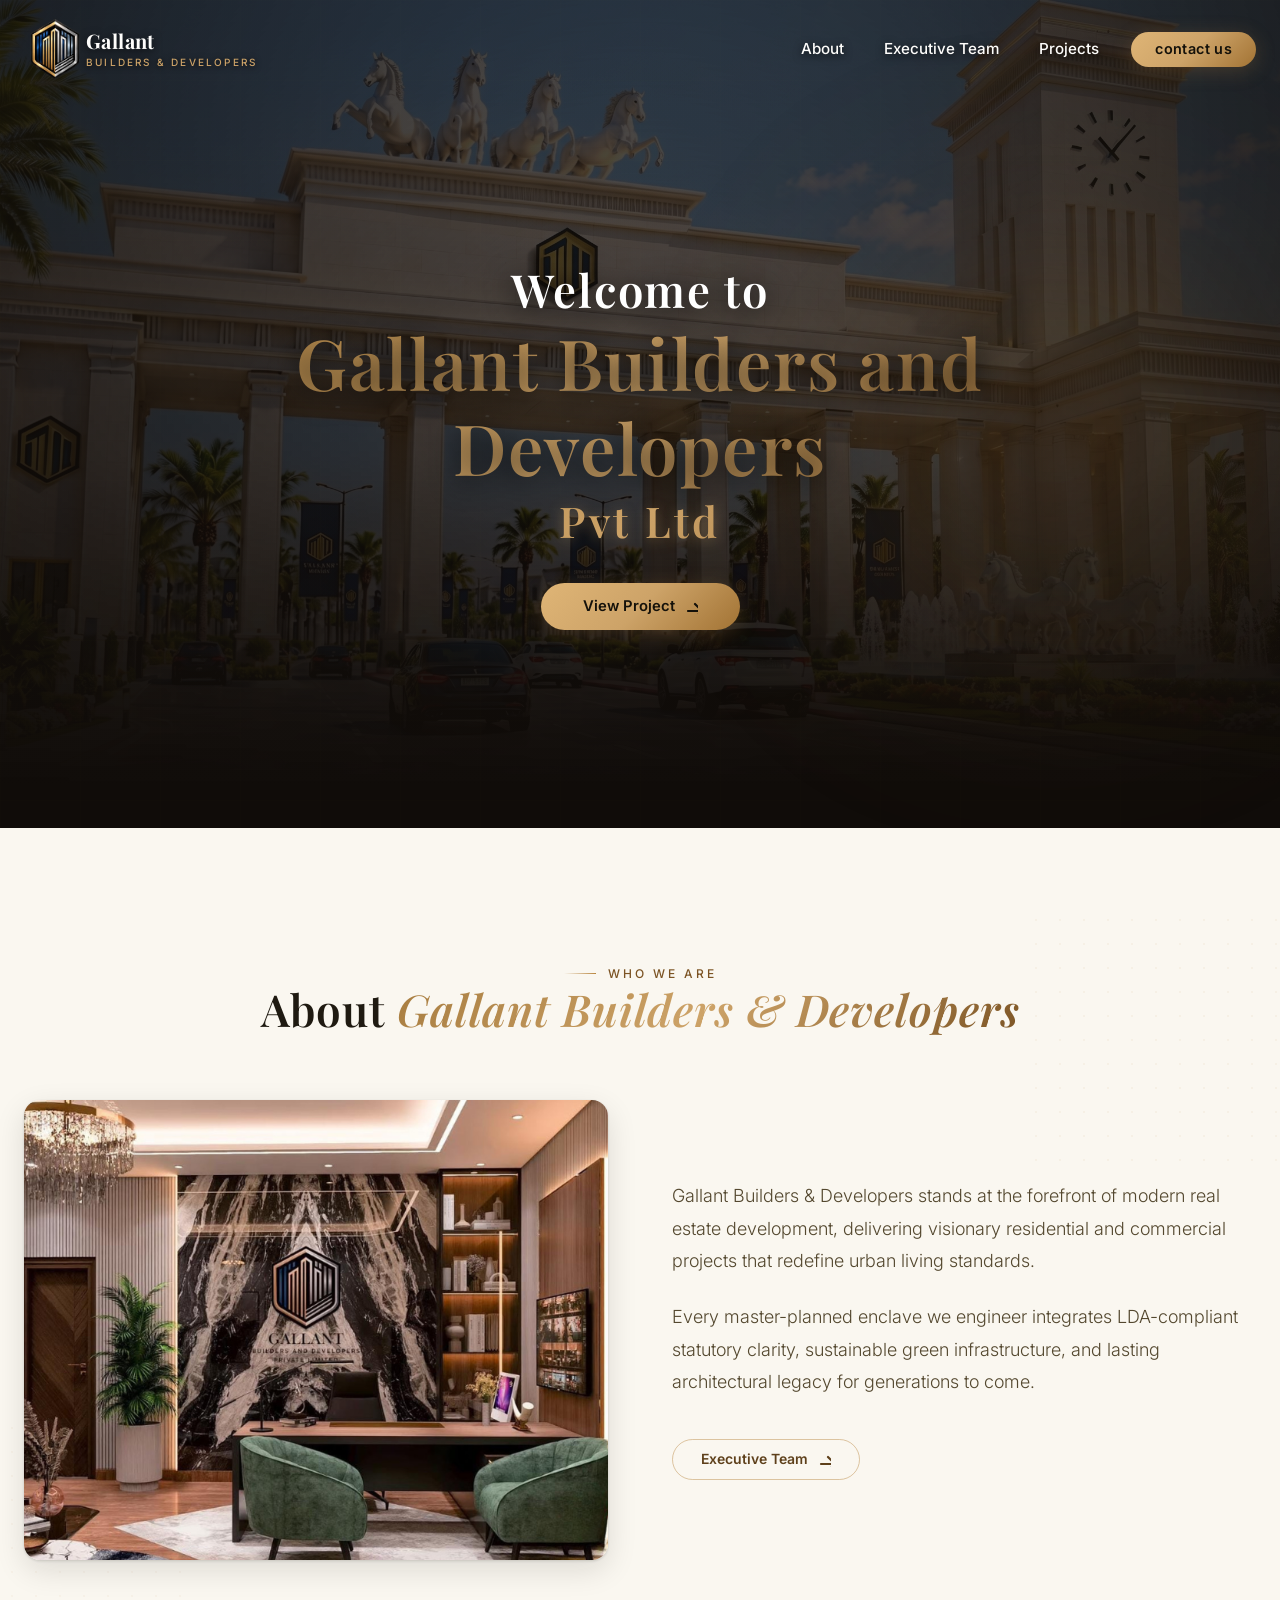
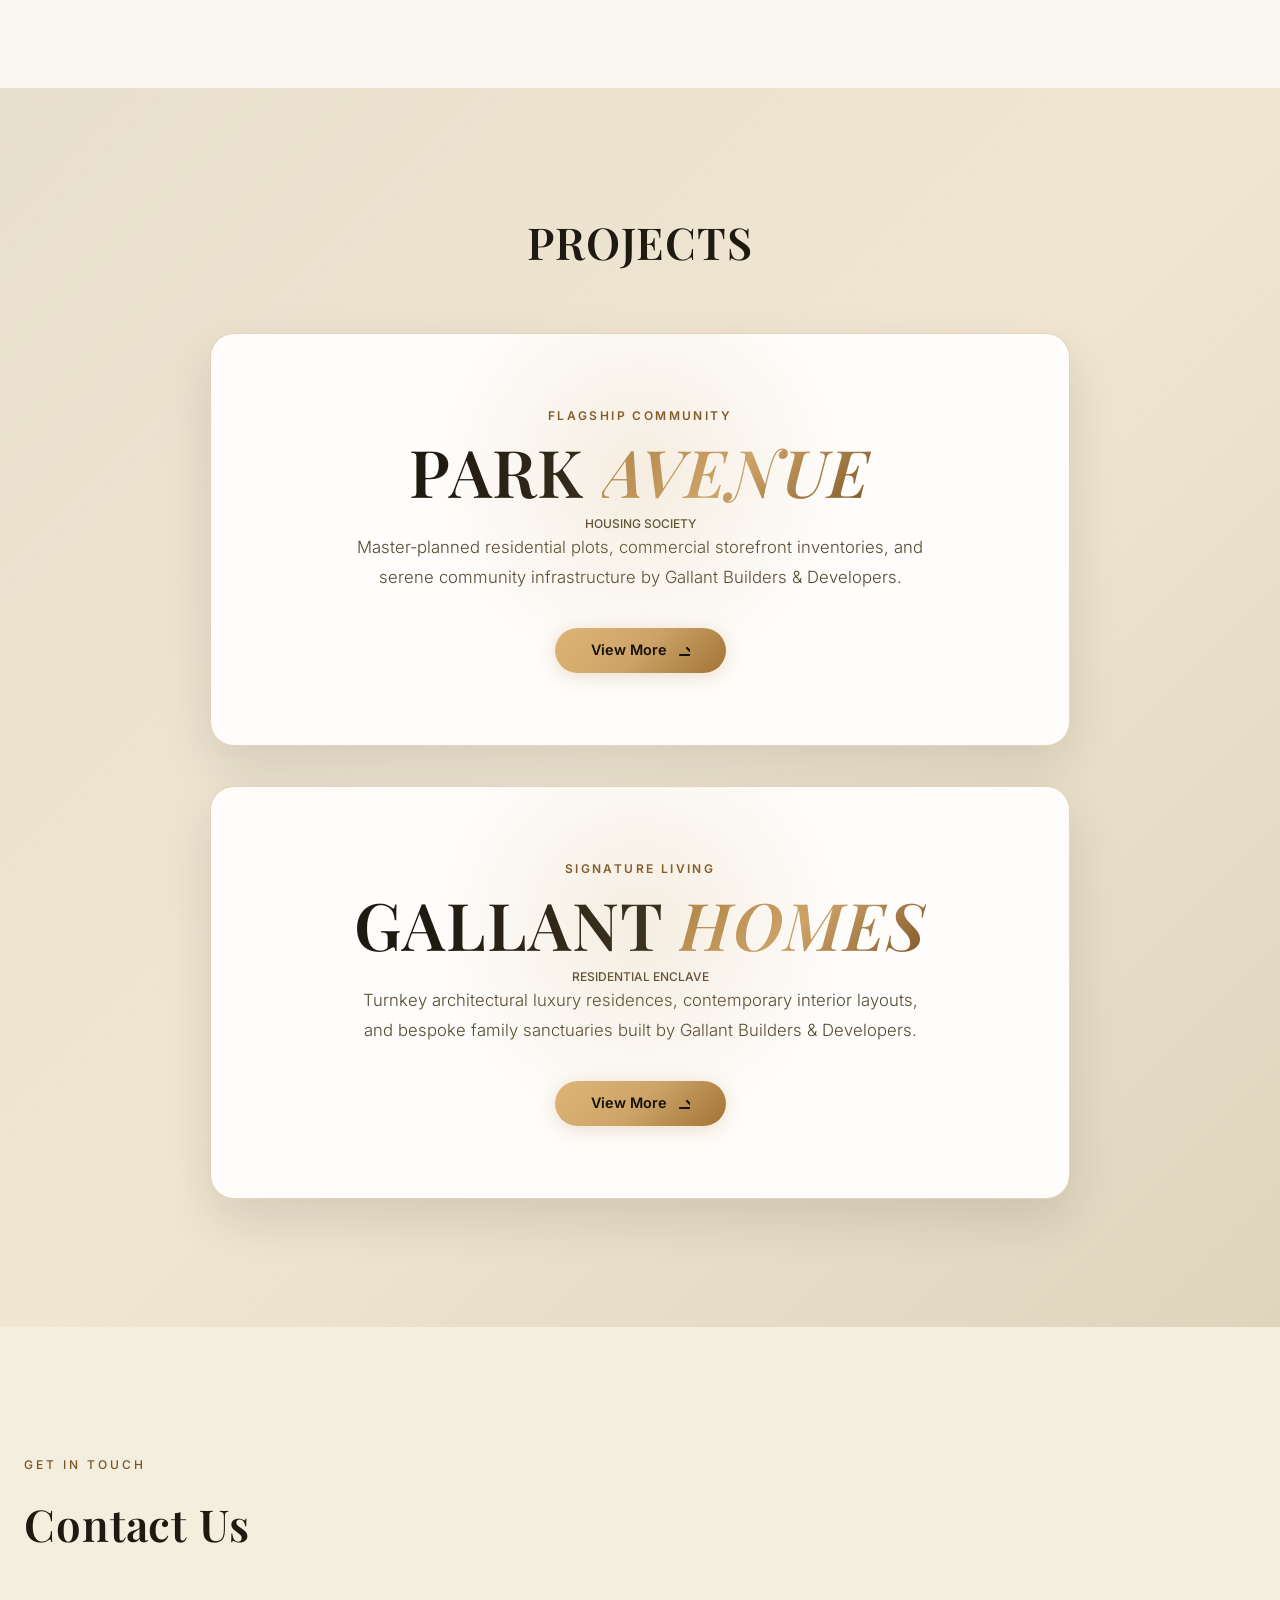
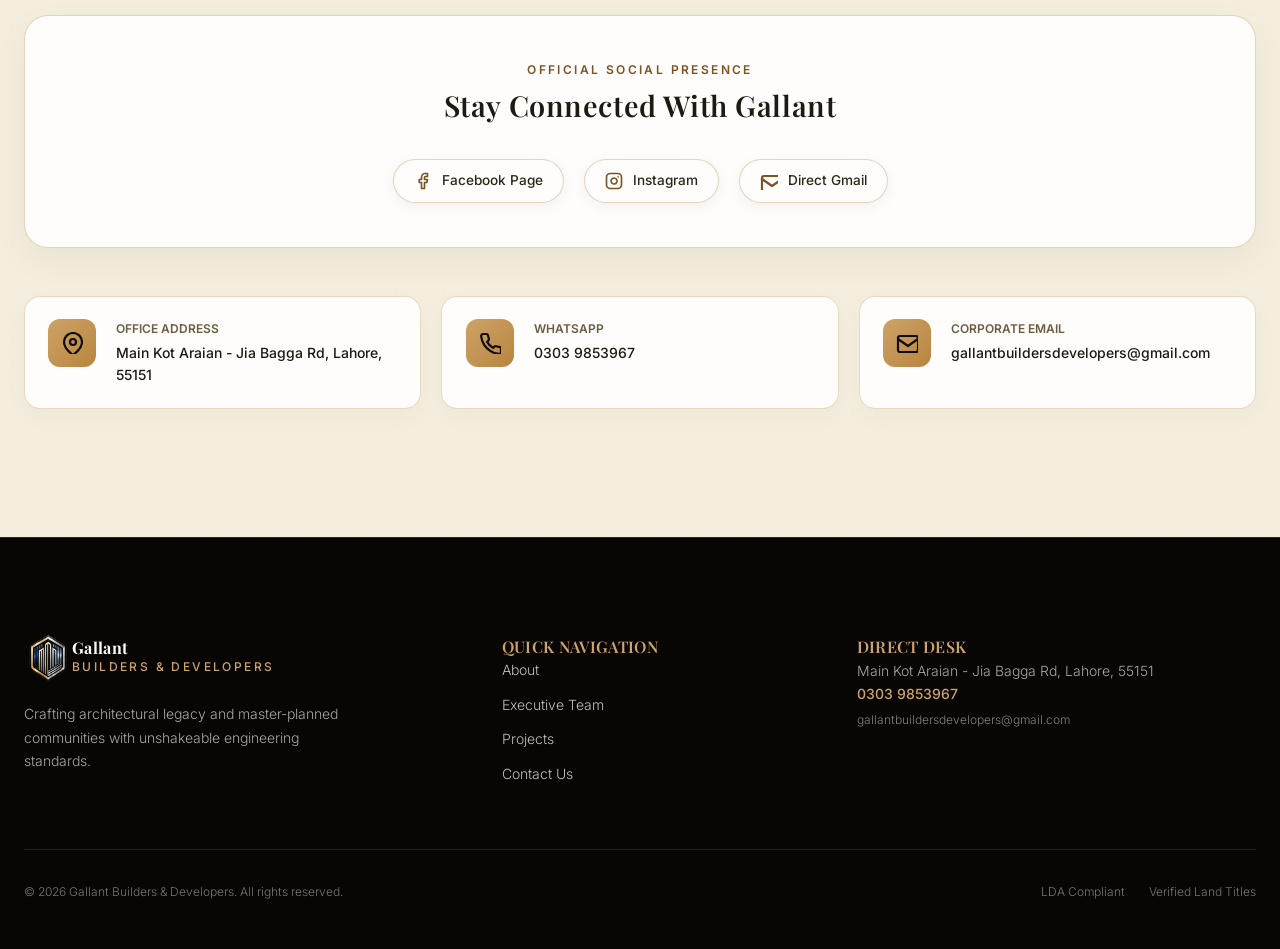
<file: index.html>
<!doctype html>
<html lang="en">

<head>
  <meta charset="UTF-8" />
  <meta name="viewport" content="width=device-width, initial-scale=1.0, viewport-fit=cover" />
  <title>Gallant Builders & Developers — Master Portfolio & Project Listings</title>
  <link rel="icon" type="image/png" sizes="32x32" href="gallant-logo-hero.png" />
  <link rel="apple-touch-icon" href="gallant-logo-hero.png" />
  <link rel="preconnect" href="https://fonts.googleapis.com" />
  <link rel="preconnect" href="https://fonts.gstatic.com" crossorigin />
  <link href="https://fonts.googleapis.com/css2?family=Inter:wght@300;400;500;600;700&family=Playfair+Display:wght@500;600;700&display=swap" rel="stylesheet" />
  <style>
    /* ===== RESET & CORE ===== */
    *, *::before, *::after { margin: 0; padding: 0; box-sizing: border-box; }
    html { scroll-behavior: smooth; -webkit-font-smoothing: antialiased; -moz-osx-font-smoothing: grayscale; }
    body { font-family: 'Inter', system-ui, -apple-system, sans-serif; background: #faf7f0; color: #1e1813; overflow-x: hidden; font-weight: 300; line-height: 1.6; }
    ::selection { background: rgba(184, 133, 62, .25); color: #14110a; }
    a { color: inherit; text-decoration: none; }
    button { font-family: inherit; cursor: pointer; border: none; background: none; }
    img { display: block; max-width: 100%; transition: opacity 0.3s ease; }
    section { scroll-margin-top: 80px; }

    /* ===== TYPOGRAPHY & GRADIENTS ===== */
    .font-heading { font-family: 'Playfair Display', serif; font-weight: 600; letter-spacing: 0.02em; }
    .text-bronze-gradient { background: linear-gradient(135deg, #a77c3f, #cda368 50%, #7c5424); -webkit-background-clip: text; background-clip: text; -webkit-text-fill-color: transparent; }
    .max-w-7xl { max-width: 1280px; }
    .mx-auto { margin-left: auto; margin-right: auto; }
    .px-6 { padding-left: 1.5rem; padding-right: 1.5rem; }
    .text-center { text-align: center; }
    .text-lg { font-size: 1.125rem; }
    .text-xl { font-size: 1.25rem; }
    .text-2xl { font-size: 1.5rem; }
    .text-3xl { font-size: 2.25rem; }
    .text-4xl { font-size: 2.85rem; }
    .text-sm { font-size: .875rem; }
    .text-xs { font-size: .75rem; }
    .font-bold { font-weight: 700; }
    .font-semibold { font-weight: 600; }
    .font-medium { font-weight: 500; }
    .font-light { font-weight: 300; }
    .italic { font-style: italic; }
    .uppercase { text-transform: uppercase; }
    .block { display: block; }
    .inline-block { display: inline-block; }
    .inline-flex { display: inline-flex; }
    .flex { display: flex; }
    .grid { display: grid; }
    .items-center { align-items: center; }
    .justify-between { justify-content: space-between; }
    .justify-center { justify-content: center; }
    .gap-2 { gap: .5rem; }
    .gap-4 { gap: 1rem; }
    .gap-6 { gap: 1.5rem; }
    .gap-8 { gap: 2rem; }
    .relative { position: relative; }
    .fixed { position: fixed; }
    .overflow-hidden { overflow: hidden; }
    .w-full { width: 100%; }
    .h-full { height: 100%; }
    .object-cover { object-fit: cover; }
    .hidden { display: none !important; }

    /* ===== COLOR TOKENS ===== */
    .text-ink-900 { color: #1f1a11; }
    .text-ink-800 { color: #2e2719; }
    .text-ink-600 { color: #54482f; }
    .text-ink-500 { color: #6b5d42; }
    .text-bronze-300 { color: #cda368; }
    .text-bronze-400 { color: #b8853e; }
    .text-bronze-600 { color: #7c5424; }
    .text-cream-50 { color: #fefdfb; }

    /* ===== CARDS & BUTTONS ===== */
    .card-depth { transition: transform .5s cubic-bezier(.22, 1, .36, 1), box-shadow .5s cubic-bezier(.22, 1, .36, 1), border-color .4s ease; }
    .card-depth:hover { transform: translateY(-6px); box-shadow: 0 16px 40px rgba(30, 24, 19, .12); border-color: rgba(184,133,62,.5); }
    .image-3d { box-shadow: 0 1px 3px rgba(20, 17, 10, .15), 0 10px 30px rgba(20, 17, 10, .12); }

    .btn-bronze { background: linear-gradient(135deg, #dfb576, #cda368 50%, #a27334); color: #14110a; font-weight: 600; transition: all .4s ease; position: relative; overflow: hidden; box-shadow: 0 4px 20px rgba(184, 133, 62, .25); display: inline-flex; align-items: center; justify-content: center; gap: 8px; line-height: 1; vertical-align: middle; }
    .btn-bronze:hover { box-shadow: 0 6px 25px rgba(184, 133, 62, .4); transform: translateY(-2px); }
    .btn-outline { border: 1.5px solid rgba(184, 133, 62, .45); color: #5e401b; font-weight: 600; transition: all .4s ease; display: inline-flex; align-items: center; justify-content: center; gap: 8px; line-height: 1; vertical-align: middle; }
    .btn-outline:hover { border-color: #b8853e; background: rgba(184, 133, 62, .12); color: #3d2810; transform: translateY(-2px); }

    .section-label { display: inline-flex; align-items: center; gap: 12px; font-family: 'Inter', sans-serif; letter-spacing: .25em; font-weight: 500; }
    .section-label::before { content: ''; width: 32px; height: 1px; background: linear-gradient(90deg, transparent, #b8853e); }
    .grid-overlay { background-image: linear-gradient(rgba(184, 133, 62, .03) 1px, transparent 1px), linear-gradient(90deg, rgba(184, 133, 62, .03) 1px, transparent 1px); background-size: 80px 80px; }
    .dot-pattern { background-image: radial-gradient(rgba(184, 133, 62, .12) 1px, transparent 1px); background-size: 24px 24px; }
    .row-num-badge { display: inline-flex; align-items: center; justify-content: center; width: 36px; height: 36px; border-radius: 9999px; background: rgba(184, 133, 62, 0.15); color: #7c5424; font-weight: 600; font-size: 0.875rem; margin-right: 0.75rem; }

    /* ===== PASSPORT MESSAGE CARDS ===== */
    .msg-layout-row {
      display: flex;
      flex-direction: column;
      gap: 2.5rem;
      align-items: center;
      background: #fefdfb;
      border: 1.5px solid rgba(184, 133, 62, 0.28);
      border-radius: 1.25rem;
      padding: 3rem 2.5rem;
      box-shadow: 0 12px 35px rgba(30, 24, 19, 0.05);
      transition: transform .4s cubic-bezier(.22, 1, .36, 1), border-color .4s ease, box-shadow .4s ease;
    }
    .msg-layout-row:hover {
      transform: translateY(-4px);
      border-color: rgba(184, 133, 62, 0.55);
      box-shadow: 0 18px 45px rgba(30, 24, 19, 0.1);
    }
    .passport-photo-box {
      width: 250px;
      height: 310px;
      border-radius: 14px;
      overflow: hidden;
      flex-shrink: 0;
      border: 2px solid rgba(184, 133, 62, 0.35);
      box-shadow: 0 8px 25px rgba(30,24,19,.12);
      position: relative;
      background: #f0ebe1;
    }
    .passport-photo-box img {
      width: 100%;
      height: 100%;
      object-fit: cover;
      object-position: center top;
      transition: transform .5s cubic-bezier(.22, 1, .36, 1);
    }
    .msg-layout-row:hover .passport-photo-box img { transform: scale(1.03); }

    @media(min-width: 850px) {
      .msg-layout-row { flex-direction: row; align-items: flex-start; }
    }

    /* ===== SOCIAL CHIPS & CONTACT WIDGETS ===== */
    .social-chip-light {
      display: inline-flex;
      align-items: center;
      gap: 10px;
      padding: 10px 20px;
      border-radius: 9999px;
      background: #fefdfb;
      border: 1.5px solid rgba(184, 133, 62, 0.35);
      color: #2e2719;
      font-size: 0.85rem;
      font-weight: 500;
      transition: all 0.4s cubic-bezier(.22, 1, .36, 1);
      box-shadow: 0 4px 15px rgba(30, 24, 19, 0.05);
    }
    .social-chip-light:hover {
      transform: translateY(-3px);
      background: rgba(184, 133, 62, 0.12);
      border-color: #b8853e;
      box-shadow: 0 10px 25px rgba(184, 133, 62, 0.2);
      color: #5e401b;
    }

    .interactive-widget {
      background: #fefdfb; border-radius: 1rem; padding: 1.35rem 1.45rem; border: 1px solid rgba(184,133,62,.3); display: flex; align-items: flex-start; gap: 1.25rem; box-shadow: 0 8px 25px rgba(30,24,19,.03); transition: all 0.35s cubic-bezier(.22, 1, .36, 1); text-decoration: none; color: inherit; width: 100%; box-sizing: border-box;
    }
    .interactive-widget:hover {
      transform: translateY(-4px);
      border-color: #b8853e;
      box-shadow: 0 14px 35px rgba(184,133,62,.15);
      background: #fffdf9;
    }

    #contact-info { display: grid; grid-template-columns: repeat(3, 1fr); gap: 1.25rem; width: 100%; }
    @media (max-width: 980px) {
      #contact-info { grid-template-columns: 1fr; max-width: 580px; margin-left: auto; margin-right: auto; }
    }
    @media (max-width: 640px) {
      #contact-info { display: flex; flex-direction: row; justify-content: center; align-items: center; gap: 1rem; flex-wrap: wrap; margin: 0 auto; }
      .interactive-widget { width: 56px; height: 56px; padding: 0; border-radius: 9999px; justify-content: center; align-items: center; box-shadow: 0 6px 20px rgba(184,133,62,.2); }
      .interactive-widget > div:nth-child(2) { display: none !important; }
      .interactive-widget > div:first-child { width: 100% !important; height: 100% !important; border-radius: 9999px !important; }
    }

    /* ===== EMBLEM & ANIMATIONS ===== */
    @keyframes subtleLogoFloatPulse {
      0%, 100% { transform: translateY(0px) scale(1); filter: drop-shadow(0 12px 26px rgba(124, 84, 36, 0.18)) drop-shadow(0 -3px 10px rgba(254, 253, 251, 0.95)); }
      50% { transform: translateY(-6px) scale(1.03); filter: drop-shadow(0 18px 36px rgba(124, 84, 36, 0.26)) drop-shadow(0 -5px 12px rgba(254, 253, 251, 1)); }
    }
    .gallant-surface-emblem {
      width: clamp(4.5rem, 14vw, 7.625rem); height: clamp(4.5rem, 14vw, 7.625rem); border-radius: 50%; margin: 0 auto 1.5rem; display: flex; align-items: center; justify-content: center; background: #faf7f0; box-shadow: inset 0 2px 6px rgba(184, 133, 62, 0.22), inset 0 -2px 6px rgba(254, 253, 251, 0.92), 8px 14px 34px rgba(30, 24, 19, 0.09), -8px -8px 24px rgba(254, 253, 251, 0.88); border: 1.5px solid rgba(184, 133, 62, 0.28); animation: subtleLogoFloatPulse 5s ease-in-out infinite;
    }
    .gallant-surface-emblem img { width: clamp(2.75rem, 8vw, 4.375rem); height: clamp(2.75rem, 8vw, 4.375rem); object-fit: contain; opacity: 0.92; transition: opacity 0.4s ease; }
    .gallant-surface-emblem:hover img { opacity: 1; }

    @keyframes heroFadeSlideUp {
      0% { opacity: 0; transform: translateY(28px); }
      100% { opacity: 1; transform: translateY(0); }
    }
    .hero-stagger-1 { opacity: 0; animation: heroFadeSlideUp 1.2s cubic-bezier(.22, 1, .36, 1) forwards; animation-delay: 0.1s; }
    .hero-stagger-2 { opacity: 0; animation: heroFadeSlideUp 1.2s cubic-bezier(.22, 1, .36, 1) forwards; animation-delay: 0.25s; }

    @keyframes float { 0%, 100% { transform: translateY(0); } 50% { transform: translateY(-12px); } }
    @keyframes heroZoom { 0% { transform: scale(1); } 50% { transform: scale(1.08); } 100% { transform: scale(1); } }
    @keyframes titlePulseSlide { 0% { opacity: 0; transform: translateY(24px) scale(0.97); } 100% { opacity: 1; transform: translateY(0) scale(1); } }
    @keyframes shimmerSweep { 0% { background-position: -200% center; } 100% { background-position: 200% center; } }

    .animated-page-title {
      font-size: clamp(3.25rem, 6.5vw, 5.5rem); line-height: 1.1; letter-spacing: 0.03em; background: linear-gradient(100deg, #7c5424, #c9a05f 30%, #e9d3a3 50%, #c9a05f 70%, #7c5424 100%); background-size: 220% auto; -webkit-background-clip: text; background-clip: text; -webkit-text-fill-color: transparent; animation: titlePulseSlide 1.1s cubic-bezier(.22, 1, .36, 1) forwards, shimmerSweep 6s linear infinite;
    }

    .reveal-up { opacity: 0; transform: translateY(40px); transition: opacity .9s cubic-bezier(.22, 1, .36, 1), transform .9s cubic-bezier(.22, 1, .36, 1); will-change: transform, opacity; }
    .reveal-up.in-view { opacity: 1; transform: translateY(0); }
    .anim-float-slow { animation: float 12s ease-in-out infinite; }
    .hero-zoom-animation { animation: heroZoom 25s ease-in-out infinite; will-change: transform; }

    @media(min-width:768px) {
      .md\:grid-cols-2 { grid-template-columns: repeat(2, 1fr); }
      .md\:grid-cols-3 { grid-template-columns: repeat(3, 1fr); }
      .md\:grid-cols-4 { grid-template-columns: repeat(4, 1fr); }
    }
    @media(min-width:1024px) {
      .lg\:grid-cols-12 { grid-template-columns: repeat(12, 1fr); }
      .lg\:col-span-6 { grid-column: span 6; }
      .lg\:grid-cols-4 { grid-template-columns: repeat(4, 1fr); }
    }

    .icon { width: 1.15em; height: 1.15em; fill: none; stroke: currentColor; stroke-width: 2.2; stroke-linecap: round; stroke-linejoin: round; display: inline-flex; align-items: center; justify-content: center; flex-shrink: 0; }
    .icon-sm { width: 15px; height: 15px; }
    .icon-md { width: 18px; height: 18px; }
    .icon-lg { width: 22px; height: 22px; }

    .heading-xl { font-size: clamp(1.75rem, 3.8vw, 2.75rem); line-height: 1.2; letter-spacing: 0.02em; }
    .heading-md { font-size: clamp(1.35rem, 2.3vw, 1.8rem); line-height: 1.25; }
    .heading-card { font-size: clamp(1.55rem, 2.8vw, 2.15rem); line-height: 1.25; }

    /* ===== HERO RESPONSIVE STYLES ===== */
    .hero-bg-desktop { display: block; width: 100%; height: 100%; object-fit: cover; }
    .hero-bg-mobile { display: none; width: 100%; height: 100%; object-fit: cover; }
    @media (max-width: 640px) {
      .hero-bg-desktop { display: none !important; }
      .hero-bg-mobile { display: block !important; width: 100%; height: 100%; object-fit: cover; }
      .hero-bg-img.hero-zoom-animation { animation: heroZoomMobile 25s ease-in-out infinite; }
    }
    @keyframes heroZoomMobile { 0% { transform: scale(1); } 50% { transform: scale(1.03); } 100% { transform: scale(1); } }

    .hero-title-main { font-size: clamp(2.0rem, 6.8vw, 4.4rem); font-weight: 600; letter-spacing: 0.02em; }
    .hero-title-desktop { display: inline; }
    .hero-title-mobile-break { display: none; }
    @media (max-width: 640px) {
      .hero-title-desktop { display: inline; }
      .hero-title-mobile-break { display: block; }
    }

    /* ===== HERO LOAD GATE WRAPPER ===== */
    .hero-content-gate {
      opacity: 0;
      transform: translateY(12px);
      transition: opacity 0.75s cubic-bezier(.22, 1, .36, 1), transform 0.75s cubic-bezier(.22, 1, .36, 1);
    }
    .hero-content-gate.loaded {
      opacity: 1;
      transform: translateY(0);
    }

    .text-base { font-size: 1rem; }
    .flex-wrap { flex-wrap: wrap; }
    .flex-col { flex-direction: column; }
    .flex-col.flex { display: flex; }

    @media (min-width: 640px) {
      .sm\:text-3xl { font-size: 2.25rem; }
      .sm\:text-4xl { font-size: clamp(2.5rem, 4vw, 3rem); }
      .sm\:text-5xl { font-size: clamp(2.75rem, 4.5vw, 3.75rem); }
      .sm\:text-6xl { font-size: clamp(3.1rem, 5.5vw, 4.5rem); }
      .sm\:flex-row { flex-direction: row; }
    }

    /* ===== NAVIGATION ===== */
    #navbar { pointer-events: auto; }
    #nav-inner { position: relative; z-index: 210; }

    #nav-toggle {
      display: none; align-items: center; justify-content: center; width: 44px; height: 44px; border-radius: 9999px; background: rgba(255,255,255,0.12); border: 1.5px solid rgba(205,163,104,0.45); flex-shrink: 0; color: #fefdfb; transition: background .3s ease, transform .3s ease, color .3s ease; -webkit-tap-highlight-color: transparent; cursor: pointer; position: relative; z-index: 250;
    }
    #nav-toggle:hover { background: rgba(255,255,255,0.22); }
    #nav-toggle svg { width: 22px; height: 22px; stroke: currentColor; fill: none; stroke-width: 2.2; stroke-linecap: round; }
    #nav-toggle .icon-close { display: none; }
    #nav-toggle.open .icon-menu { display: none; }
    #nav-toggle.open .icon-close { display: block; }

    #nav-overlay { display: none; position: fixed; inset: 0; background: rgba(8,6,5,0.65); z-index: 180; opacity: 0; transition: opacity .35s ease; }
    #nav-overlay.open { display: block; opacity: 1; }

    @media (max-width: 1024px) {
      #nav-toggle { display: flex; }
      #nav-links {
        position: fixed; top: 0; right: 0; width: min(85vw, 320px); height: 100vh; height: 100dvh; background: rgba(16,12,9,0.985); backdrop-filter: blur(24px); -webkit-backdrop-filter: blur(24px); flex-direction: column; align-items: flex-start !important; justify-content: flex-start; gap: 0; padding: 6.5rem 2rem 2.5rem; padding-bottom: calc(2.5rem + env(safe-area-inset-bottom, 0px)); padding-top: calc(6.5rem + env(safe-area-inset-bottom, 0px)); transform: translateX(105%); transition: transform .4s cubic-bezier(.22,1,.36,1); z-index: 200; overflow-y: auto; box-shadow: -15px 0 50px rgba(0,0,0,.5); pointer-events: none;
      }
      #nav-links.open { transform: translateX(0); pointer-events: auto; }
      #nav-links > div { flex-direction: column !important; align-items: flex-start !important; gap: 0.25rem !important; width: 100%; margin-right: 0 !important; }
      #nav-links a.nav-link-item { width: 100%; padding: 16px 8px !important; font-size: 1.05rem !important; color: #fefdfb !important; text-shadow: none !important; border-bottom: 1px solid rgba(205,163,104,0.18); cursor: pointer; display: block; }
      #nav-cta-btn { width: 100%; margin-top: 1.75rem; text-align: center; display: flex; justify-content: center; }
      #nav-logo { gap: 0.65rem !important; }
    }

    @media (min-width: 641px) and (max-width: 1024px) {
      #home { padding-top: 9rem !important; padding-bottom: 6rem !important; }
      #about, #properties, #contact { padding-top: 6rem !important; padding-bottom: 6rem !important; }
      #view-executive > main, #view-detail-park > main, #view-detail-homes > main { padding-top: 3rem !important; padding-bottom: 5rem !important; }
      .project-card { padding: 3.5rem 2rem !important; }
    }

    @media (max-width: 640px) {
      .px-6 { padding-left: 1.1rem; padding-right: 1.1rem; }
      #home { padding-top: 6.25rem !important; padding-bottom: 3rem !important; min-height: 78vh !important; min-height: 78dvh !important; }
      #about, #properties, #contact { padding-top: 4.25rem !important; padding-bottom: 4.25rem !important; }
      #view-executive > main, #view-detail-park > main, #view-detail-homes > main { padding-top: 2.5rem !important; padding-bottom: 3.5rem !important; }
      .msg-layout-row { padding: 1.75rem 1.25rem; gap: 1.5rem; }
      .passport-photo-box { width: 100%; max-width: 230px; height: 260px; }
      .project-card { padding: 2.75rem 1.25rem !important; }
      .project-card h3 { font-size: clamp(2rem, 6vw, 2.3rem) !important; }
      .animated-page-title { font-size: clamp(2.1rem, 11vw, 3.25rem) !important; }
      .gallant-surface-emblem { margin-bottom: 1.25rem !important; }
      #nav-logo { gap: 0.45rem !important; }
      #nav-logo > div:first-child { width: 36px !important; height: 36px !important; }
      #nav-brand-title { font-size: 0.92rem !important; line-height: 1.05 !important; }
      #nav-brand-sub { font-size: 7.5px !important; letter-spacing: 0.12em !important; margin-top: 1px !important; }
      .btn-bronze, .btn-outline { padding: 13px 24px !important; font-size: 0.85rem !important; }
      h1, h2, h3 { word-break: break-word; }
      .image-3d img { height: 280px !important; }
      .row-num-badge { width: 32px; height: 32px; font-size: 0.8rem; }
    }

    @media (max-width: 380px) {
      .passport-photo-box { max-width: 200px; height: 230px; }
      #nav-logo { gap: 0.35rem !important; }
      #nav-logo > div:first-child { width: 32px !important; height: 32px !important; }
      #nav-brand-title { font-size: 0.86rem !important; }
      #nav-brand-sub { font-size: 7px !important; }
    }

    /* ===== REFINED 3-COLUMN FOOTER SYSTEM ===== */
    .footer-container { max-width: 1280px; margin: 0 auto; padding-left: 1.5rem; padding-right: 1.5rem; }
    .footer-grid {
      display: grid;
      grid-template-columns: 1.4fr 1fr 1.3fr;
      gap: 3rem;
      margin-bottom: 4rem;
      align-items: start;
    }
    .footer-bottom-flex {
      display: flex;
      flex-direction: row;
      align-items: center;
      justify-content: space-between;
      gap: 1.5rem;
      flex-wrap: wrap;
    }
    @media (max-width: 1024px) {
      .footer-grid { grid-template-columns: 1fr 1fr; gap: 2.25rem 2.5rem; }
    }
    @media (max-width: 640px) {
      footer { padding: 4.5rem 0 2.5rem !important; }
      .footer-grid { grid-template-columns: 1fr; gap: 2.25rem; margin-bottom: 3rem; text-align: center; }
      .footer-brand-block { display: flex; flex-direction: column; align-items: center; }
      .footer-bottom-flex { flex-direction: column; text-align: center; gap: 0.85rem; }
    }
  </style>
</head>

<body>

  <!-- ================= TRANSPARENT MERGED HERO NAVBAR ================= -->
  <nav id="navbar"
    style="position:fixed;top:0;left:0;right:0;background:transparent;backdrop-filter:none;-webkit-backdrop-filter:none;border-bottom:1px solid transparent;z-index:300;transition:all 0.45s cubic-bezier(0.22, 1, 0.36, 1);padding:1.15rem 0;">
    <div class="max-w-7xl mx-auto px-6 flex items-center justify-between" id="nav-inner" style="transition:all 0.4s ease;">
      <a href="#home" onclick="navJump('home'); return false;" class="flex items-center gap-3.5" id="nav-logo" style="transition:transform 0.3s ease;"
        onmouseover="this.style.transform='scale(1.03)'" onmouseout="this.style.transform='scale(1)'">
        <div style="width:62px;height:62px;display:flex;align-items:center;justify-content:center;">
          <img src="gallant-logo-hero.png" alt="Gallant Builders Logo" style="max-height:100%;width:auto;" />
        </div>
        <div>
          <div class="text-xl font-bold font-heading" id="nav-brand-title" style="color:#fefdfb;line-height:1.15;text-shadow:0 2px 10px rgba(0,0,0,0.85);transition:color .3s;">Gallant</div>
          <div class="text-xs uppercase font-medium" id="nav-brand-sub" style="letter-spacing:.22em;color:#cda368;font-size:10px;text-shadow:0 1px 6px rgba(0,0,0,0.85);margin-top:2px;">Builders &amp; Developers</div>
        </div>
      </a>

      <!-- RIGHT NAV LINKS + CONTACT US CTA -->
      <div class="flex items-center gap-2 sm:gap-6 ml-auto" id="nav-links">
        <div class="flex items-center gap-2 sm:gap-5" style="margin-right:0.5rem;">
          <a href="#about" onclick="navJump('about'); return false;" class="nav-link-item" style="padding:8px 16px;font-size:0.95rem;font-weight:500;color:#fefdfb;border-radius:9999px;text-shadow:0 2px 8px rgba(0,0,0,0.8);cursor:pointer;transition:color .3s;">About</a>
          <a href="#" onclick="switchView('executive'); return false;" class="nav-link-item" style="padding:8px 16px;font-size:0.95rem;font-weight:500;color:#fefdfb;border-radius:9999px;text-shadow:0 2px 8px rgba(0,0,0,0.8);cursor:pointer;transition:color .3s;">Executive Team</a>
          <a href="#properties" onclick="navJump('properties'); return false;" class="nav-link-item" style="padding:8px 16px;font-size:0.95rem;font-weight:500;color:#fefdfb;border-radius:9999px;text-shadow:0 2px 8px rgba(0,0,0,0.8);cursor:pointer;transition:color .3s;">Projects</a>
        </div>
        <a href="#contact" id="nav-cta-btn" onclick="navJump('contact'); return false;" class="btn-bronze" style="padding:10px 24px;border-radius:9999px;font-size:.9rem;letter-spacing:.025em;cursor:pointer;">contact us</a>
      </div>

      <!-- MOBILE / TABLET HAMBURGER TOGGLE -->
      <button id="nav-toggle" type="button" onclick="toggleMobileNav(event)" aria-label="Toggle navigation menu" aria-expanded="false">
        <svg class="icon-menu" viewBox="0 0 24 24"><line x1="4" y1="7" x2="20" y2="7"/><line x1="4" y1="12" x2="20" y2="12"/><line x1="4" y1="17" x2="20" y2="17"/></svg>
        <svg class="icon-close" viewBox="0 0 24 24"><line x1="6" y1="6" x2="18" y2="18"/><line x1="18" y1="6" x2="6" y2="18"/></svg>
      </button>
    </div>
  </nav>

  <!-- MOBILE MENU BACKDROP -->
  <div id="nav-overlay" onclick="closeMobileNav()"></div>

  <!-- ================= VIEW 1: MAIN LANDING PORTFOLIO ================= -->
  <div id="view-main">
    <!-- 1. HERO SECTION -->
    <section id="home"
      style="position:relative;padding:12.5rem 0 8.5rem;min-height:92vh;display:flex;align-items:center;justify-content:center;overflow:hidden;background:#100c09;text-align:center">
      <div style="position:absolute;inset:0;z-index:0;overflow:hidden;background-color:#100c09;">
        <img src="gate.png" alt="Contemporary villa at dusk" class="hero-zoom-animation hero-bg-img hero-bg-desktop" fetchpriority="high" loading="eager" />
        <img src="hero.png" alt="Gallant Homes Gateway mobile view" class="hero-zoom-animation hero-bg-img hero-bg-mobile" fetchpriority="high" loading="eager" />
        <div style="position:absolute;inset:0;background:linear-gradient(to top,#100c09 5%,rgba(16,12,9,.65) 45%,rgba(16,12,9,.45))"></div>
        <div style="position:absolute;inset:0;background:radial-gradient(circle at center,rgba(16,12,9,.35) 0%,rgba(16,12,9,.8) 100%)"></div>
      </div>
      <div class="grid-overlay" style="position:absolute;inset:0;z-index:1;opacity:.3"></div>
      <div class="anim-float-slow"
        style="position:absolute;top:30%;right:35px;width:384px;height:384px;border-radius:50%;background:rgba(184,133,62,.15);filter:blur(120px);z-index:1">
      </div>

      <div style="position:relative;z-index:10;max-width:1100px;margin:0 auto;padding:0 1.5rem;width:100%;display:flex;flex-direction:column;align-items:center" class="hero-content-gate" id="heroGate">
        <h1 class="font-heading" style="color:#fefdfb;line-height:1.2;margin-bottom:2.25rem;text-shadow:0 4px 28px rgba(0,0,0,0.88);">
          <span class="hero-stagger-1 block" style="color:#ffffff;font-size:clamp(1.65rem,4.5vw,2.85rem);font-weight:600;letter-spacing:0.04em;margin-bottom:0.25rem;">
            Welcome to
          </span>
          <span class="hero-stagger-1 block text-bronze-gradient hero-title-main">
            <span class="hero-title-desktop">Gallant Builders and</span>
            <span class="hero-title-mobile-break"></span>
            Developers
          </span>
          <span class="hero-stagger-1 block text-bronze-gradient" style="font-size:clamp(1.3rem,4.2vw,2.65rem);font-weight:600;letter-spacing:0.08em;margin-top:0.45rem;text-shadow:0 2px 14px rgba(205,163,104,0.45);">
            Pvt Ltd
          </span>
        </h1>

        <div class="hero-stagger-2 flex flex-wrap items-center justify-center gap-4">
          <a href="#properties" onclick="navJump('properties'); return false;" class="btn-bronze"
            style="padding:16px 42px;border-radius:9999px;font-size:.925rem;font-weight:600;">
            <span>View Project</span>
            <svg class="icon icon-sm" style="color:#14110a"><path d="M5 12h14M12 5l7 7-7 7"/></svg>
          </a>
        </div>
      </div>
    </section>

    <!-- 2. ABOUT SECTION -->
    <section id="about" style="position:relative;padding:8rem 0;background:#faf7f0;overflow:hidden">
      <div class="dot-pattern" style="position:absolute;top:80px;right:0;width:256px;height:256px;opacity:.5"></div>
      <div class="dot-pattern" style="position:absolute;bottom:80px;left:0;width:192px;height:192px;opacity:.4"></div>
      <div class="max-w-7xl mx-auto px-6 reveal-up">
        <div style="margin-bottom:4rem;text-align:center;">
          <span class="section-label text-xs uppercase font-semibold text-bronze-600 justify-center mb-3">Who We Are</span>
          <h2 class="font-heading text-ink-900 heading-xl">
            About <span class="italic text-bronze-gradient">Gallant Builders &amp; Developers</span>
          </h2>
        </div>

        <div class="grid lg:grid-cols-12" style="gap:4rem;align-items:center">
          <div class="lg:col-span-6" style="position:relative">
            <div class="image-3d" style="border-radius:1rem;overflow:hidden">
              <img src="g1.png" alt="Gallant Builders Property Project" style="width:100%;height:460px;object-fit:cover" loading="lazy" />
            </div>
          </div>

          <div class="lg:col-span-6" style="display:flex;flex-direction:column;gap:1.5rem">
            <p class="text-lg font-light text-ink-600" style="line-height:1.8">
              Gallant Builders &amp; Developers stands at the forefront of modern real estate development, delivering visionary residential and commercial projects that redefine urban living standards.
            </p>
            <p class="text-lg font-light text-ink-600" style="line-height:1.8">
              Every master-planned enclave we engineer integrates LDA-compliant statutory clarity, sustainable green infrastructure, and lasting architectural legacy for generations to come.
            </p>
            <div style="margin-top:1rem">
              <a href="#" onclick="switchView('executive'); return false;" class="btn-outline" style="padding:12px 28px;border-radius:9999px;font-size:.875rem;font-weight:600;display:inline-flex;align-items:center;gap:8px;color:#5e401b;border-color:rgba(184,133,62,.45);">
                <span>Executive Team</span>
                <svg class="icon icon-sm"><path d="M5 12h14M12 5l7 7-7 7"/></svg>
              </a>
            </div>
          </div>
        </div>
      </div>
    </section>

    <!-- 4. PROJECTS SECTION -->
    <section id="properties" style="position:relative;padding:8rem 0;background:linear-gradient(135deg,#e8dfcc 0%,#f0e6d2 50%,#dfd4bc 100%);overflow:hidden">
      <div class="dot-pattern" style="position:absolute;inset:0;opacity:.25;pointer-events:none;"></div>
      <div class="max-w-7xl mx-auto px-6 reveal-up" style="position:relative;z-index:2;">
        <div style="text-align:center;margin-bottom:4rem;">
          <h2 class="font-heading text-ink-900 heading-xl uppercase tracking-wider">Projects</h2>
        </div>

        <div style="display:flex;flex-direction:column;align-items:center;gap:2.5rem;max-width:860px;margin:0 auto;">
          <!-- PARK AVENUE CARD -->
          <div class="reveal-up project-card" style="
            position: relative; overflow: hidden; border-radius: 1.5rem; width: 100%; padding: 4.5rem 3rem; text-align: center; display: flex; flex-direction: column; align-items: center; justify-content: center; background: #fefdfb; border: 1.5px solid rgba(184, 133, 62, 0.35); box-shadow: 0 20px 50px rgba(30, 24, 19, 0.12); transition: transform 0.5s cubic-bezier(.22, 1, .36, 1), box-shadow 0.5s cubic-bezier(.22, 1, .36, 1);
          " onmouseover="this.style.transform='translateY(-6px)';this.style.boxShadow='0 28px 65px rgba(184, 133, 62, 0.22)'" onmouseout="this.style.transform='translateY(0)';this.style.boxShadow='0 20px 50px rgba(30, 24, 19, 0.12)'">
            <div style="position:absolute;top:-70px;left:50%;transform:translateX(-50%);width:420px;height:420px;border-radius:50%;background:radial-gradient(circle,rgba(205,163,104,0.18) 0%,transparent 70%);pointer-events:none;"></div>
            <span class="text-xs uppercase font-semibold text-bronze-600" style="letter-spacing:.2em;margin-bottom:0.75rem;display:inline-block">Flagship Community</span>
            <h3 class="font-heading text-ink-900" style="font-size:clamp(2.3rem, 5.2vw, 4.1rem);line-height:1.05;margin-bottom:0.5rem;color:#1f1a11;">
              PARK <span class="italic text-bronze-gradient">AVENUE</span>
            </h3>
            <span class="text-xs uppercase font-medium tracking-[0.25em] text-ink-600 block mb-6">Housing Society</span>
            <p class="text-ink-600 font-light" style="max-width:580px;font-size:1.05rem;line-height:1.75;margin-bottom:2.25rem;">
              Master-planned residential plots, commercial storefront inventories, and serene community infrastructure by Gallant Builders &amp; Developers.
            </p>
            <button onclick="switchView('detail-park'); return false;" class="btn-bronze" style="padding:15px 36px;border-radius:9999px;font-size:.9rem;font-weight:600;">
              <span>View More</span>
              <svg class="icon icon-sm" style="color:#14110a"><path d="M5 12h14M12 5l7 7-7 7"/></svg>
            </button>
          </div>

          <!-- GALLANT HOMES CARD -->
          <div class="reveal-up project-card" style="
            position: relative; overflow: hidden; border-radius: 1.5rem; width: 100%; padding: 4.5rem 3rem; text-align: center; display: flex; flex-direction: column; align-items: center; justify-content: center; background: #fefdfb; border: 1.5px solid rgba(184, 133, 62, 0.35); box-shadow: 0 20px 50px rgba(30, 24, 19, 0.12); transition: transform 0.5s cubic-bezier(.22, 1, .36, 1), box-shadow 0.5s cubic-bezier(.22, 1, .36, 1);
          " onmouseover="this.style.transform='translateY(-6px)';this.style.boxShadow='0 28px 65px rgba(184, 133, 62, 0.22)'" onmouseout="this.style.transform='translateY(0)';this.style.boxShadow='0 20px 50px rgba(30, 24, 19, 0.12)'">
            <div style="position:absolute;top:-70px;left:50%;transform:translateX(-50%);width:420px;height:420px;border-radius:50%;background:radial-gradient(circle,rgba(205,163,104,0.18) 0%,transparent 70%);pointer-events:none;"></div>
            <span class="text-xs uppercase font-semibold text-bronze-600" style="letter-spacing:.2em;margin-bottom:0.75rem;display:inline-block">Signature Living</span>
            <h3 class="font-heading text-ink-900" style="font-size:clamp(2.3rem, 5.2vw, 4.1rem);line-height:1.05;margin-bottom:0.5rem;color:#1f1a11;">
              GALLANT <span class="italic text-bronze-gradient">HOMES</span>
            </h3>
            <span class="text-xs uppercase font-medium tracking-[0.25em] text-ink-600 block mb-6">Residential Enclave</span>
            <p class="text-ink-600 font-light" style="max-width:580px;font-size:1.05rem;line-height:1.75;margin-bottom:2.25rem;">
              Turnkey architectural luxury residences, contemporary interior layouts, and bespoke family sanctuaries built by Gallant Builders &amp; Developers.
            </p>
            <button onclick="switchView('detail-homes'); return false;" class="btn-bronze" style="padding:15px 36px;border-radius:9999px;font-size:.9rem;font-weight:600;">
              <span>View More</span>
              <svg class="icon icon-sm" style="color:#14110a"><path d="M5 12h14M12 5l7 7-7 7"/></svg>
            </button>
          </div>
        </div>
      </div>
    </section>

    <!-- 5. UNIFIED GET IN TOUCH SECTION -->
    <section id="contact" style="position:relative;padding:8rem 0;background:#f3eedd;overflow:hidden">
      <div class="dot-pattern" style="position:absolute;inset:0;opacity:.25;"></div>
      <div class="max-w-7xl mx-auto px-6 reveal-up relative z-10">
        <div style="margin-bottom:4rem;max-width:672px">
          <span class="section-label text-xs uppercase font-semibold text-bronze-600" style="margin-bottom:1.5rem;display:block">Get in Touch</span>
          <h2 class="font-heading text-ink-900 heading-xl">Contact Us</h2>
        </div>

        <div style="display:flex;flex-direction:column;gap:3rem;">
          <div style="background:#fefdfb;border-radius:1.5rem;padding:clamp(1.75rem, 3.5vw, 2.75rem) clamp(1.25rem, 2.5vw, 2rem);border:1.5px solid rgba(184,133,62,.35);box-shadow:0 12px 35px rgba(30,24,19,.05);text-align:center;">
            <span class="text-xs uppercase font-semibold text-bronze-600" style="letter-spacing:.2em;display:block;margin-bottom:0.5rem;">Official Social Presence</span>
            <h4 class="font-heading text-ink-900 heading-md" style="margin-bottom: 2.25rem;">Stay Connected With Gallant</h4>
            <div style="display:flex;flex-wrap:wrap;align-items:center;justify-content:center;gap:1.25rem;padding:0 0.5rem;">
              <a href="https://www.facebook.com/profile.php?id=61576196166308" target="_blank" rel="noopener" class="social-chip-light">
                <svg class="icon icon-md text-bronze-600" viewBox="0 0 24 24"><path d="M18 2h-3a5 5 0 00-5 5v3H7v4h3v8h4v-8h3l1-4h-4V7a1 1 0 011-1h3z"/></svg>
                <span>Facebook Page</span>
              </a>
              <a href="https://www.instagram.com/gallant78600?stkn=aXlzb29ldWVtMnN3" target="_blank" rel="noopener" class="social-chip-light">
                <svg class="icon icon-md text-bronze-600" viewBox="0 0 24 24"><rect x="2" y="2" width="20" height="20" rx="5" ry="5"/><path d="M16 11.37A4 4 0 1112.63 8 4 4 0 0116 11.37z"/><line x1="17.5" y1="6.5" x2="17.51" y2="6.5"/></svg>
                <span>Instagram</span>
              </a>
              <a href="mailto:gallantbuildersdevelopers@gmail.com" class="social-chip-light">
                <svg class="icon icon-md text-bronze-600"><rect x="2" y="4" width="20" height="16" rx="2"/><path d="M2 7l10 7 10-7"/></svg>
                <span>Direct Gmail</span>
              </a>
            </div>
          </div>

          <div id="contact-info"></div>
        </div>
      </div>
    </section>
  </div>

  <!-- ================= SEPARATE DEDICATED EXECUTIVE TEAM PAGE ================= -->
  <div id="view-executive" class="hidden" style="padding-top:7rem;">
    <main style="padding:4rem 0 7rem;">
      <div class="max-w-7xl mx-auto px-6" style="margin-bottom:2rem;">
        <button onclick="switchView('main'); return false;" class="inline-flex items-center gap-2 text-sm font-medium text-ink-600 hover:text-bronze-600">
          <svg style="width:16px;height:16px;fill:none;stroke:currentColor;stroke-width:2;"><path d="M19 12H5M12 19l-7-7 7-7"/></svg>
          Back to Portfolio Overview
        </button>
      </div>

      <div class="max-w-5xl mx-auto px-6 reveal-up relative z-10">
        <div style="margin-bottom:4rem;text-align:center;">
          <div class="gallant-surface-emblem" aria-label="Gallant Floating Emblem">
            <img src="gallant-logo-hero.png" alt="Gallant Builders Emblem" loading="lazy" />
          </div>
          <span class="text-xs uppercase font-semibold text-bronze-600" style="letter-spacing:.25em;display:block;margin-bottom:0.75rem;">Executive Board</span>
          <h1 class="font-heading animated-page-title">Executive Team</h1>
        </div>

        <div style="display:flex;flex-direction:column;gap:3rem;">
          <!-- CHAIRMAN -->
          <div class="msg-layout-row reveal-up">
            <div class="passport-photo-box">
              <img src="chairman.jpeg" alt="Chairman Tanweer A Kazmi" loading="lazy" />
            </div>
            <div style="flex:1;display:flex;flex-direction:column;justify-content:center;">
              <h3 class="font-heading text-ink-900 heading-card" style="margin-bottom:1.25rem;">Chairman</h3>
              <p class="text-ink-600 font-light text-base" style="line-height:1.8;margin-bottom:1rem;">
                At Gallant Builders &amp; Developers, our philosophy is anchored in unshakeable trust, architectural integrity, and generational equity for every family and investor.
              </p>
              <p class="text-ink-600 font-light text-base" style="line-height:1.8;margin-bottom:2rem;">
                Through visionary master planning across our gated communities, we curate sanctuary environments where landscape, security, and urban growth converge.
              </p>
              <div style="text-align:right;">
                <div class="font-heading text-bronze-600 text-2xl">Tanweer A Kazmi</div>
                <div class="text-xs uppercase tracking-wider text-ink-500 font-medium">Chairman</div>
              </div>
            </div>
          </div>

          <!-- CEO -->
          <div class="msg-layout-row reveal-up">
            <div class="passport-photo-box">
              <img src="WhatsApp Image 2026-09-17 at 10.16.15 PM.jpeg" alt="CEO Amjad Sandhu" loading="lazy" />
            </div>
            <div style="flex:1;display:flex;flex-direction:column;justify-content:center;">
              <h3 class="font-heading text-ink-900 heading-card" style="margin-bottom:1.25rem;">CEO</h3>
              <p class="text-ink-600 font-light text-base" style="line-height:1.8;margin-bottom:1rem;">
                As Chief Executive Officer, my mandate is strict on-ground engineering discipline, accelerated infrastructure milestones, and zero-compromise site execution.
              </p>
              <p class="text-ink-600 font-light text-base" style="line-height:1.8;margin-bottom:2rem;">
                From wide arterial boulevards to underground electrification and amenity zones, our construction divisions deliver finished realities on schedule.
              </p>
              <div style="text-align:right;">
                <div class="font-heading text-bronze-600 text-2xl">Amjad Sandhu</div>
                <div class="text-xs uppercase tracking-wider text-ink-500 font-medium">Chief Executive Officer</div>
              </div>
            </div>
          </div>

          <!-- GENERAL MANAGER -->
          <div class="msg-layout-row reveal-up">
            <div class="passport-photo-box">
              <img src="GM.jpeg" alt="General Manager Ali Raza Sandhu" loading="lazy" />
            </div>
            <div style="flex:1;display:flex;flex-direction:column;justify-content:center;">
              <h3 class="font-heading text-ink-900 heading-card" style="margin-bottom:1.25rem;">General Manager</h3>
              <p class="text-ink-600 font-light text-base" style="line-height:1.8;margin-bottom:1rem;">
                Overseeing daily operational workflows, cross-departmental coordination, and customer relationship delivery across our residential developments.
              </p>
              <p class="text-ink-600 font-light text-base" style="line-height:1.8;margin-bottom:2rem;">
                Ensuring seamless site-to-office communication, strict adherence to project timelines, and elevated service standards for every stakeholder.
              </p>
              <div style="text-align:right;">
                <div class="font-heading text-bronze-600 text-2xl">Ali Raza Sandhu</div>
                <div class="text-xs uppercase tracking-wider text-ink-500 font-medium">General Manager</div>
              </div>
            </div>
          </div>

          <!-- LEGAL TEAM ADVISOR -->
          <div class="msg-layout-row reveal-up">
            <div class="passport-photo-box">
              <img src="WhatsApp Image 2026-09-17 at 10.38.18 PM.jpeg" alt="Legal Raja Shehzad Changez" loading="lazy" />
            </div>
            <div style="flex:1;display:flex;flex-direction:column;justify-content:center;">
              <h3 class="font-heading text-ink-900 heading-card" style="margin-bottom:1.25rem;">Legal Team Advisor</h3>
              <p class="text-ink-600 font-light text-base" style="line-height:1.8;margin-bottom:1rem;">
                Asset protection begins with audited land title clearance, LDA-aligned statutory compliance, and completely transparent allotment documentation.
              </p>
              <p class="text-ink-600 font-light text-base" style="line-height:1.8;margin-bottom:2rem;">
                Our legal advisory desk guarantees that every plot or commercial file issued by Gallant carries verified, dispute-free legal lineage.
              </p>
              <div style="text-align:right;">
                <div class="font-heading text-bronze-600 text-2xl">Raja Shehzad Changez</div>
                <div class="text-xs uppercase tracking-wider text-ink-500 font-medium">Legal Advisor Head</div>
              </div>
            </div>
          </div>

          <!-- IT DEPARTMENT HEAD -->
          <div class="msg-layout-row reveal-up">
            <div class="passport-photo-box">
              <img src="Aman Ahsan.png" alt="Aman Ahsan" loading="lazy" />
            </div>
            <div style="flex:1;display:flex;flex-direction:column;justify-content:center;">
              <h3 class="font-heading text-ink-900 heading-card" style="margin-bottom:1.25rem;">IT Head</h3>
              <p class="text-ink-600 font-light text-base" style="line-height:1.8;margin-bottom:1rem;">
                Driving digital transformation, official brand presence, and seamless web/cloud infrastructure across all Gallant portfolio channels.
              </p>
              <p class="text-ink-600 font-light text-base" style="line-height:1.8;margin-bottom:2rem;">
                Directing social media channels, project landing pages, online marketing campaigns, and site performance to amplify market reach and customer engagement.
              </p>
              <div style="text-align:right;">
                <div class="font-heading text-bronze-600 text-2xl">Aman Ahsan</div>
                <div class="text-xs uppercase tracking-wider text-ink-500 font-medium">Head of IT &amp; Digital Marketing</div>
              </div>
            </div>
          </div>
        </div>
      </div>
    </main>
  </div>

  <!-- ================= VIEW 2: PARK AVENUE DETAIL PAGE ================= -->
  <div id="view-detail-park" class="hidden" style="padding-top:7rem;">
    <main style="padding:4rem 0 7rem;">
      <div class="max-w-7xl mx-auto px-6" style="margin-bottom:2rem;">
        <button onclick="switchView('main'); return false;" class="inline-flex items-center gap-2 text-sm font-medium text-ink-600 hover:text-bronze-600">
          <svg style="width:16px;height:16px;fill:none;stroke:currentColor;stroke-width:2;"><path d="M19 12H5M12 19l-7-7 7-7"/></svg>
          Back to Portfolio Overview
        </button>
      </div>

      <div class="max-w-7xl mx-auto px-6 text-center" style="margin-bottom:3rem;">
        <div class="gallant-surface-emblem" aria-label="Gallant Floating Emblem">
          <img src="gallant-logo-hero.png" alt="Gallant Builders Emblem" loading="lazy" />
        </div>
        <span class="text-xs uppercase font-semibold text-bronze-600" style="letter-spacing:.25em;display:block;margin-bottom:0.75rem;">Flagship Project Overview</span>
        <h1 class="font-heading animated-page-title">PARK AVENUE</h1>
        <span class="text-xs uppercase font-medium tracking-[0.25em] text-ink-600 block mt-2">Housing Society</span>
      </div>

      <!-- FEATURED HERO IMAGE (g22.jpg) -->
      <div class="max-w-5xl mx-auto px-6" style="margin-bottom:5rem;">
        <div style="background:#fefdfb;border-radius:1.5rem;border:1.5px solid rgba(184,133,62,.35);box-shadow:0 18px 45px rgba(30,24,19,0.08);padding:clamp(1rem,2.5vw,1.75rem);overflow:hidden;">
          <div style="border-radius:1rem;overflow:hidden;position:relative;background:#100c09;" class="image-3d">
            <img src="g22.jpeg" alt="Park Avenue Community Gateway & Landscape" style="width:100%;max-height:500px;object-fit:cover;display:block;margin:0 auto;" loading="lazy" />
          </div>
          <div style="text-align:center;margin-top:1rem;">
            <span class="text-xs uppercase tracking-wider text-ink-500 font-medium">Park Avenue Entrance Gateway &amp; Main Boulevard</span>
          </div>
        </div>
      </div>

      <!-- WHAT WE OFFER -->
      <div class="max-w-7xl mx-auto px-6" style="margin-bottom:6rem;">
        <div style="margin-bottom:3.5rem;">
          <span class="text-xs uppercase font-semibold text-bronze-600" style="letter-spacing:.2em;display:block;margin-bottom:0.5rem;">Inventory Showcase</span>
          <h2 class="font-heading text-ink-900 heading-xl">What We Offer</h2>
        </div>

        <!-- RESIDENTIAL PLOTS WITH YOUR UPLOADED PHOTOS -->
        <div style="margin-bottom:4rem;">
          <div class="flex items-center" style="margin-bottom:1.5rem;">
            <span class="row-num-badge">01</span>
            <h3 class="font-heading text-ink-900 heading-md">Residential Plots</h3>
          </div>
          <div class="grid md:grid-cols-2 lg:grid-cols-4 gap-6">
            <div class="card-depth bg-white rounded-2xl overflow-hidden border border-[rgba(224,196,153,.35)] shadow-sm">
              <div style="height:210px;overflow:hidden;position:relative;">
                <img src="3.jpg.jpeg" alt="Park Avenue Community Park & Walking Track" style="width:100%;height:100%;object-fit:cover;" loading="lazy" />
              </div>
              <div style="padding:1.25rem;text-align:center;">
                <h4 class="font-bold text-ink-900 text-base">3 Marla Residential Plot</h4>
                <p class="text-xs text-ink-500 font-light mt-1">Ideal for compact architectural family homes</p>
              </div>
            </div>

            <div class="card-depth bg-white rounded-2xl overflow-hidden border border-[rgba(224,196,153,.35)] shadow-sm">
              <div style="height:210px;overflow:hidden;position:relative;">
                <img src="G5.jpeg" alt="Park Avenue Green Landscapes" style="width:100%;height:100%;object-fit:cover;" loading="lazy" />
              </div>
              <div style="padding:1.25rem;text-align:center;">
                <h4 class="font-bold text-ink-900 text-base">5 Marla Residential Plot</h4>
                <p class="text-xs text-ink-500 font-light mt-1">High-demand suburban corner or park-facing blocks</p>
              </div>
            </div>

            <div class="card-depth bg-white rounded-2xl overflow-hidden border border-[rgba(224,196,153,.35)] shadow-sm">
              <div style="height:210px;overflow:hidden;position:relative;">
                <img src="G17.jpeg" alt="Park Avenue Lawn & Recreation Area" style="width:100%;height:100%;object-fit:cover;" loading="lazy" />
              </div>
              <div style="padding:1.25rem;text-align:center;">
                <h4 class="font-bold text-ink-900 text-base">10 Marla Residential Plot</h4>
                <p class="text-xs text-ink-500 font-light mt-1">Spacious double-story villa plot layout</p>
              </div>
            </div>

            <div class="card-depth bg-white rounded-2xl overflow-hidden border border-[rgba(224,196,153,.35)] shadow-sm">
              <div style="height:210px;overflow:hidden;position:relative;">
                <img src="gg.webp" alt="Park Avenue Main Boulevard & Sky" style="width:100%;height:100%;object-fit:cover;" loading="lazy" />
              </div>
              <div style="padding:1.25rem;text-align:center;">
                <h4 class="font-bold text-ink-900 text-base">1 Kanal Residential Plot</h4>
                <p class="text-xs text-ink-500 font-light mt-1">Premier panoramic estate parcel</p>
              </div>
            </div>
          </div>
        </div>

        <!-- COMMERCIAL PLOTS WITH YOUR UPLOADED PHOTOS -->
        <div style="margin-bottom:4rem;">
          <div class="flex items-center" style="margin-bottom:1.5rem;">
            <span class="row-num-badge">02</span>
            <h3 class="font-heading text-ink-900 heading-md">Commercial Plots</h3>
          </div>
          <div class="grid md:grid-cols-2 gap-6 max-w-2xl">
            <div class="card-depth bg-white rounded-2xl overflow-hidden border border-[rgba(224,196,153,.35)] shadow-sm">
              <div style="height:210px;overflow:hidden;position:relative;">
                <img src="G18.jpeg" alt="5 Star Real Estate & Commercial Plaza" style="width:100%;height:100%;object-fit:cover;" loading="lazy" />
              </div>
              <div style="padding:1.25rem;text-align:center;">
                <h4 class="font-bold text-ink-900 text-base">4 Marla Commercial Plot</h4>
                <p class="text-xs text-ink-500 font-light mt-1">Retail storefronts along society arterial avenues</p>
              </div>
            </div>

            <div class="card-depth bg-white rounded-2xl overflow-hidden border border-[rgba(224,196,153,.35)] shadow-sm">
              <div style="height:210px;overflow:hidden;position:relative;">
                <img src="G4.jpeg" alt="Park Avenue Overhead Water Tank Infrastructure" style="width:100%;height:100%;object-fit:cover;" loading="lazy" />
              </div>
              <div style="padding:1.25rem;text-align:center;">
                <h4 class="font-bold text-ink-900 text-base">8 Marla Commercial Plot</h4>
                <p class="text-xs text-ink-500 font-light mt-1">Multi-story corporate or commercial plaza plot</p>
              </div>
            </div>
          </div>
        </div>

        <!-- TOWNHOUSE CATEGORY WITH YOUR UPLOADED PHOTOS -->
        <div>
          <div class="flex items-center" style="margin-bottom:1.5rem;">
            <span class="row-num-badge">03</span>
            <h3 class="font-heading text-ink-900 heading-md">Townhouses</h3>
          </div>
          <div class="grid md:grid-cols-2 lg:grid-cols-4 gap-6">
            <div class="card-depth bg-white rounded-2xl overflow-hidden border border-[rgba(224,196,153,.35)] shadow-sm">
              <div style="height:210px;overflow:hidden;position:relative;">
                <img src="G3.jpeg" alt="Park Avenue Community Mosque & Enclave" style="width:100%;height:100%;object-fit:cover;" loading="lazy" />
              </div>
              <div style="padding:1.25rem;text-align:center;">
                <h4 class="font-bold text-ink-900 text-base">Luxury Townhouses</h4>
                <p class="text-xs text-ink-500 font-light mt-1">Contemporary finished duplex units with private garden</p>
              </div>
            </div>
          </div>
        </div>
      </div>

      <!-- PAYMENT PLAN SECTION -->
      <div class="max-w-7xl mx-auto px-6" style="margin-bottom:6rem;">
        <div style="margin-bottom:3rem;text-align:center;">
          <span class="text-xs uppercase font-semibold text-bronze-600" style="letter-spacing:.2em;display:block;margin-bottom:0.5rem;">Investment Schedules</span>
          <h2 class="font-heading text-ink-900 heading-xl">Payment Plan</h2>
        </div>

        <div style="display:flex;flex-direction:column;gap:3.5rem;max-width:820px;margin:0 auto;">
          <div style="background:#fefdfb;border-radius:1.5rem;border:1.5px solid rgba(184,133,62,.35);box-shadow:0 12px 35px rgba(20,17,10,.06);overflow:hidden;padding:1.75rem;">
            <div style="text-align:center;margin-bottom:1.25rem;">
              <span class="font-heading tracking-widest text-bronze-600 text-xl uppercase block">Residential Payment Schedule</span>
              <span class="text-xs uppercase font-medium text-ink-500 tracking-wider">Park Avenue Housing Society</span>
            </div>
            <div style="width:100%;display:flex;justify-content:center;">
              <img src="Residential.jpeg" alt="Park Avenue Residential Payment Plan" style="width:100%;max-width:680px;height:auto;object-fit:contain;border-radius:0.75rem;display:block;margin:0 auto;" loading="lazy" />
            </div>
          </div>

          <div style="background:#fefdfb;border-radius:1.5rem;border:1.5px solid rgba(184,133,62,.35);box-shadow:0 12px 35px rgba(20,17,10,.06);overflow:hidden;padding:1.75rem;">
            <div style="text-align:center;margin-bottom:1.25rem;">
              <span class="font-heading tracking-widest text-bronze-600 text-xl uppercase block">Commercial Payment Schedule</span>
              <span class="text-xs uppercase font-medium text-ink-500 tracking-wider">Park Avenue Housing Society</span>
            </div>
            <div style="width:100%;display:flex;justify-content:center;">
              <img src="Commercial.jpeg" alt="Park Avenue Commercial Payment Plan" style="width:100%;max-width:680px;height:auto;object-fit:contain;border-radius:0.75rem;display:block;margin:0 auto;" loading="lazy" />
            </div>
          </div>
        </div>
      </div>

      <!-- SOCIETY MASTER MAP -->
      <div class="max-w-7xl mx-auto px-6">
        <div style="background:#fefdfb;border-radius:1.5rem;border:1.5px solid rgba(184,133,62,.35);box-shadow:0 18px 45px rgba(20,17,10,.08);padding:2.5rem 1.5rem;max-width:880px;margin-left:auto;margin-right:auto;">
          <div style="text-align:center;margin-bottom:1.75rem;">
            <span class="text-xs uppercase font-semibold text-bronze-600" style="letter-spacing:.2em;display:block;margin-bottom:0.4rem;">Master Layout</span>
            <h2 class="font-heading text-ink-900 heading-xl">Society Master Map</h2>
          </div>
          <div style="background:#faf7f0;border-radius:1rem;border:1px solid rgba(184,133,62,.3);padding:1rem;max-width:740px;margin:0 auto;box-shadow:inset 0 2px 10px rgba(30,24,19,.04);">
            <img src="map.PNG" alt="Park Avenue Society Master Map" style="width:100%;max-height:420px;object-fit:contain;border-radius:0.75rem;display:block;margin:0 auto;" loading="lazy" />
            <div style="text-align:center;margin-top:0.75rem;">
              <span class="text-xs uppercase tracking-wider text-ink-500 font-medium">LDA Approved Master Plan &amp; Block Sectors — Musa Builders (Pvt.) Ltd.</span>
            </div>
          </div>
        </div>
      </div>
    </main>
  </div>

  <!-- ================= VIEW 3: GALLANT HOMES DETAIL PAGE ================= -->
  <div id="view-detail-homes" class="hidden" style="padding-top:7rem;">
    <main style="padding:4rem 0 7rem;">
      <div class="max-w-7xl mx-auto px-6" style="margin-bottom:2rem;">
        <button onclick="switchView('main'); return false;" class="inline-flex items-center gap-2 text-sm font-medium text-ink-600 hover:text-bronze-600">
          <svg style="width:16px;height:16px;fill:none;stroke:currentColor;stroke-width:2;"><path d="M19 12H5M12 19l-7-7 7-7"/></svg>
          Back to Portfolio Overview
        </button>
      </div>

      <div class="max-w-7xl mx-auto px-6 text-center" style="margin-bottom:3.5rem;">
        <div class="gallant-surface-emblem" aria-label="Gallant Floating Emblem">
          <img src="gallant-logo-hero.png" alt="Gallant Builders Emblem" loading="lazy" />
        </div>
        <span class="text-xs uppercase font-semibold text-bronze-600" style="letter-spacing:.25em;display:block;margin-bottom:0.75rem;">Signature Residential Enclave</span>
        <h1 class="font-heading animated-page-title">GALLANT HOMES</h1>
        <span class="text-xs uppercase font-medium tracking-[0.25em] text-ink-600 block mt-2">Firozpur Road, Lahore</span>
      </div>

      <div class="max-w-5xl mx-auto px-6" style="margin-bottom:3rem;">
        <div style="text-align:center;margin-bottom:2.5rem;">
          <span class="section-label text-xs uppercase font-semibold text-bronze-600 justify-center mb-2">Topography &amp; Layout</span>
          <h2 class="font-heading text-ink-900 heading-xl">Master Plan</h2>
        </div>

        <div style="background:#fefdfb;border-radius:1.5rem;border:1.5px solid rgba(184,133,62,.35);box-shadow:0 12px 35px rgba(20,17,10,.06);padding:clamp(1.75rem,4vw,2.5rem);">
          <div style="background:#faf7f0;border-radius:1rem;border:1px solid rgba(184,133,62,.3);padding:1rem;margin:0 auto;box-shadow:inset 0 2px 10px rgba(30,24,19,.04);">
            <img src="gallant homes 1.jpg" alt="Gallant Homes Master Plan Map" style="width:100%;max-height:550px;object-fit:contain;border-radius:0.75rem;display:block;margin:0 auto;" loading="lazy" />
          </div>

          <div style="text-align:center;margin-top:2rem;">
            <a href="https://maps.app.goo.gl/u9xhMYLQC51Lu6288?g_st=iw" target="_blank" rel="noopener" class="btn-bronze" style="padding:14px 32px;border-radius:9999px;font-size:.9rem;font-weight:600;">
              <svg class="icon icon-sm" style="color:#14110a"><path d="M21 10c0 7-9 13-9 13s-9-6-9-13a9 9 0 0118 0z"/><circle cx="12" cy="10" r="3"/></svg>
              <span>View Location on Map</span>
            </a>
          </div>
        </div>
      </div>

      <div class="text-center" style="margin-top:4rem;">
        <div class="font-heading text-bronze-600 text-2xl sm:text-3xl italic tracking-wider">Stay tuned!</div>
      </div>
    </main>
  </div>

  <!-- 7. LUXURY PITCH-BLACK FOOTER -->
  <footer style="position:relative;background:#080605;color:#fefdfb;padding:6rem 0 3rem;border-top:1px solid rgba(184,133,62,.25);">
    <div class="footer-container">
      <div class="footer-grid">
        <!-- Col 1: Brand & Bio -->
        <div class="footer-brand-block">
          <div class="flex items-center gap-3.5" style="margin-bottom:1.25rem;">
            <div style="width:48px;height:48px;display:flex;align-items:center;justify-content:center;">
              <img src="gallant-logo-hero.png" alt="Gallant Builders Logo" style="max-height:100%;width:auto;" loading="lazy" />
            </div>
            <div>
              <div class="text-base font-bold font-heading text-cream-50" style="line-height:1.1">Gallant</div>
              <div class="text-xs uppercase font-medium" style="letter-spacing:.2em;color:#cda368">Builders &amp; Developers</div>
            </div>
          </div>
          <p class="text-sm font-light" style="color:rgba(254,253,251,0.65);line-height:1.7;max-width:320px;">
            Crafting architectural legacy and master-planned communities with unshakeable engineering standards.
          </p>
        </div>

        <!-- Col 2: Quick Links -->
        <div>
          <h4 class="font-heading text-bronze-300 text-base uppercase tracking-wider mb-4">Quick Navigation</h4>
          <ul style="list-style:none;display:flex;flex-direction:column;gap:0.75rem;font-size:0.875rem;color:rgba(254,253,251,0.75);">
            <li><a href="#about" onclick="navJump('about'); return false;" style="transition:color .3s">About</a></li>
            <li><a href="#" onclick="switchView('executive'); return false;" style="transition:color .3s">Executive Team</a></li>
            <li><a href="#properties" onclick="navJump('properties'); return false;" style="transition:color .3s">Projects</a></li>
            <li><a href="#contact" onclick="navJump('contact'); return false;" style="transition:color .3s">Contact Us</a></li>
          </ul>
        </div>

        <!-- Col 3: Direct Desk -->
        <div>
          <h4 class="font-heading text-bronze-300 text-base uppercase tracking-wider mb-4">Direct Desk</h4>
          <a href="https://maps.app.goo.gl/KgKkXiqoJku7epsv5?g_st=aw" target="_blank" rel="noopener" class="text-sm font-light block mb-2" style="color:rgba(254,253,251,0.65);line-height:1.7;text-decoration:none;">
            Main Kot Araian - Jia Bagga Rd, Lahore, 55151
          </a>
          <a href="https://wa.me/923039853967" target="_blank" rel="noopener" class="text-sm font-medium text-bronze-300 block mb-1">0303 9853967</a>
          <a href="mailto:gallantbuildersdevelopers@gmail.com" class="text-xs font-light block" style="color:rgba(254,253,251,0.5);margin-top:4px;">gallantbuildersdevelopers@gmail.com</a>
        </div>
      </div>

      <div style="height:1px;background:rgba(184,133,62,.2);margin-bottom:2rem;"></div>

      <div class="footer-bottom-flex text-xs" style="color:rgba(254,253,251,0.45);">
        <div>© 2026 Gallant Builders &amp; Developers. All rights reserved.</div>
        <div class="flex gap-6 justify-center">
          <span>LDA Compliant</span>
          <span>Verified Land Titles</span>
        </div>
      </div>
    </div>
  </footer>

  <!-- ================= SAFE HUMANIZED APPLICATION LOGIC & ERROR HANDLING ================= -->
  <script>
    window.addEventListener('error', function(e) {
      if (e.target && e.target.tagName === 'IMG') {
        e.target.style.opacity = '0.35';
        e.target.style.background = '#2e2719';
      }
    }, true);

    window.addEventListener('DOMContentLoaded', () => {
      try {
        const heroGate = document.getElementById('heroGate');
        if (!heroGate) return;

        const isMobile = window.innerWidth <= 640;
        const targetImg = document.querySelector(isMobile ? '.hero-bg-mobile' : '.hero-bg-desktop') || document.querySelector('.hero-bg-img');

        let revealed = false;
        function revealHero() {
          if (revealed) return;
          revealed = true;
          heroGate.classList.add('loaded');
        }

        if (targetImg) {
          if (targetImg.complete && targetImg.naturalHeight !== 0) {
            revealHero();
          } else {
            targetImg.onload = revealHero;
            targetImg.onerror = revealHero;
          }
        }
        setTimeout(revealHero, 2500);
      } catch (err) {
        console.warn('Hero gate warning:', err);
        const fallbackGate = document.getElementById('heroGate');
        if (fallbackGate) fallbackGate.classList.add('loaded');
      }
    });

    const appIcons = {
      mapPin: '<path d="M21 10c0 7-9 13-9 13s-9-6-9-13a9 9 0 0118 0z"/><circle cx="12" cy="10" r="3"/>',
      mail: '<rect x="2" y="4" width="20" height="16" rx="2"/><path d="M2 7l10 7 10-7"/>',
      phone: '<path d="M22 16.92v3a2 2 0 01-2.18 2 19.79 19.79 0 01-8.63-3.07 19.5 19.5 0 01-6-6 19.79 19.79 0 01-3.07-8.67A2 2 0 014.11 2h3a2 2 0 012 1.72c.127.96.361 1.903.7 2.81a2 2 0 01-.45 2.11L8.09 9.91a16 16 0 006 6l1.27-1.27a2 2 0 012.11-.45c.907.339 1.85.573 2.81.7A2 2 0 0122 16.92z"/>'
    };

    function updateNavbarTheme(activeView) {
      try {
        const nav = document.getElementById('navbar');
        const brandTitle = document.getElementById('nav-brand-title');
        const brandSub = document.getElementById('nav-brand-sub');
        const linkItems = document.querySelectorAll('.nav-link-item');
        const ctaBtn = document.getElementById('nav-cta-btn');
        const toggleBtn = document.getElementById('nav-toggle');
        if (!nav) return;

        if (activeView !== 'main') {
          nav.style.background = 'rgba(255, 255, 255, 0.94)';
          nav.style.backdropFilter = 'blur(20px)';
          nav.style.webkitBackdropFilter = 'blur(20px)';
          nav.style.borderBottom = '1px solid rgba(184, 133, 62, 0.22)';
          if (brandTitle) { brandTitle.style.color = '#1f1a11'; brandTitle.style.textShadow = 'none'; }
          if (brandSub) { brandSub.style.color = '#7c5424'; brandSub.style.textShadow = 'none'; }
          linkItems.forEach((l) => {
            if (window.innerWidth > 1024) {
              l.style.color = '#2e2719';
              l.style.textShadow = 'none';
            }
          });
          if (ctaBtn) {
            ctaBtn.style.background = 'linear-gradient(135deg, #dfb576, #cda368 50%, #a27334)';
            ctaBtn.style.color = '#14110a';
          }
          if (toggleBtn) {
            toggleBtn.style.color = '#1f1a11';
            toggleBtn.style.borderColor = 'rgba(31,26,17,0.3)';
            toggleBtn.style.background = 'rgba(31,26,17,0.06)';
          }
        } else {
          if (window.scrollY > 40) {
            nav.style.background = 'rgba(35,28,21,0.95)';
            nav.style.backdropFilter = 'blur(20px)';
            nav.style.webkitBackdropFilter = 'blur(20px)';
            nav.style.borderBottom = '1px solid rgba(205,163,104,0.4)';
            if (brandTitle) brandTitle.style.color = '#fefdfb';
            if (brandSub) brandSub.style.color = '#cda368';
            linkItems.forEach((l) => { if (window.innerWidth > 1024) l.style.color = '#fefdfb'; });
          } else {
            nav.style.background = 'transparent';
            nav.style.backdropFilter = 'none';
            nav.style.webkitBackdropFilter = 'none';
            nav.style.borderBottom = '1px solid transparent';
            if (brandTitle) brandTitle.style.color = '#fefdfb';
            if (brandSub) brandSub.style.color = '#cda368';
            linkItems.forEach((l) => { if (window.innerWidth > 1024) l.style.color = '#fefdfb'; });
          }
          if (toggleBtn) {
            toggleBtn.style.color = '#fefdfb';
            toggleBtn.style.borderColor = 'rgba(205,163,104,0.45)';
            toggleBtn.style.background = 'rgba(255,255,255,0.12)';
          }
        }
      } catch (err) {
        console.warn('Navbar theme update minor error:', err);
      }
    }

    function switchView(viewName) {
      try {
        const views = ['view-main', 'view-executive', 'view-detail-park', 'view-detail-homes'];
        views.forEach((id) => {
          const el = document.getElementById(id);
          if (el) el.classList.add('hidden');
        });

        const activeId =
          viewName === 'main' ? 'view-main' :
          viewName === 'executive' ? 'view-executive' :
          viewName === 'detail-homes' ? 'view-detail-homes' : 'view-detail-park';

        const activeEl = document.getElementById(activeId);
        if (activeEl) {
          activeEl.classList.remove('hidden');
          window.scrollTo({ top: 0, behavior: 'smooth' });
          updateNavbarTheme(viewName === 'main' ? 'main' : 'sub');
        }
        closeMobileNav();
        setTimeout(() => {
          document.querySelectorAll('.reveal-up:not(.in-view)').forEach((el) => {
            const rect = el.getBoundingClientRect();
            if (rect.top < window.innerHeight) el.classList.add('in-view');
          });
        }, 100);
      } catch (err) {
        console.error('Safe view switch error:', err);
      }
    }

    function navJump(targetId) {
      try {
        switchView('main');
        setTimeout(() => {
          const targetEl = document.getElementById(targetId);
          if (targetEl) {
            targetEl.scrollIntoView({ behavior: 'smooth', block: 'start' });
          }
        }, 50);
        closeMobileNav();
      } catch (err) {
        console.error('navJump error:', err);
      }
    }

    function toggleMobileNav(e) {
      if (e) {
        try {
          e.stopPropagation();
          e.preventDefault();
        } catch (_) {}
      }
      try {
        const nav = document.getElementById('nav-links');
        const toggle = document.getElementById('nav-toggle');
        const overlay = document.getElementById('nav-overlay');
        if (!nav || !toggle) return;
        const isOpen = nav.classList.toggle('open');
        toggle.classList.toggle('open', isOpen);
        toggle.setAttribute('aria-expanded', isOpen ? 'true' : 'false');
        if (overlay) overlay.classList.toggle('open', isOpen);
        document.body.style.overflow = isOpen ? 'hidden' : '';
      } catch (err) {
        console.error('toggleMobileNav error:', err);
      }
    }

    function closeMobileNav() {
      try {
        const nav = document.getElementById('nav-links');
        const toggle = document.getElementById('nav-toggle');
        const overlay = document.getElementById('nav-overlay');
        if (!nav || !nav.classList.contains('open')) return;
        nav.classList.remove('open');
        if (toggle) {
          toggle.classList.remove('open');
          toggle.setAttribute('aria-expanded', 'false');
        }
        if (overlay) overlay.classList.remove('open');
        document.body.style.overflow = '';
      } catch (err) {
        console.error('closeMobileNav error:', err);
      }
    }

    window.addEventListener('resize', () => {
      if (window.innerWidth > 1024) closeMobileNav();
    });

    try {
      const revealEls = document.querySelectorAll('.reveal-up');
      const revealObserver = new IntersectionObserver((entries) => {
        entries.forEach((entry) => {
          if (entry.isIntersecting) {
            entry.target.classList.add('in-view');
            revealObserver.unobserve(entry.target);
          }
        });
      }, { threshold: 0.1, rootMargin: '0px 0px -40px 0px' });
      revealEls.forEach((el) => revealObserver.observe(el));
    } catch (_) {}

    try {
      const correctedContactWidgets = [
        { type: 'link', href: 'https://maps.app.goo.gl/KgKkXiqoJku7epsv5?g_st=aw', target: '_blank', icon: 'mapPin', label: 'Office Address', value: 'Main Kot Araian - Jia Bagga Rd, Lahore, 55151' },
        { type: 'link', href: 'https://wa.me/923039853967', target: '_blank', icon: 'phone', label: 'WhatsApp', value: '0303 9853967' },
        { type: 'link', href: 'mailto:gallantbuildersdevelopers@gmail.com', target: '_self', icon: 'mail', label: 'Corporate Email', value: 'gallantbuildersdevelopers@gmail.com' }
      ];
      const ciEl = document.getElementById('contact-info');
      if (ciEl) {
        ciEl.innerHTML = correctedContactWidgets.map((item) => {
          return `<a href="${item.href}" target="${item.target}" rel="${item.target === '_blank' ? 'noopener' : ''}" class="interactive-widget" title="${item.label} — ${item.value}">
            <div style="width:48px;height:48px;border-radius:12px;background:linear-gradient(135deg,#cda368,#b8853e);display:flex;align-items:center;justify-content:center;flex-shrink:0;">
              <svg class="icon icon-lg" style="color:#100c09">${appIcons[item.icon] || ''}</svg>
            </div>
            <div><div class="text-xs text-ink-500 uppercase font-semibold" style="margin-bottom:4px">${item.label}</div><div class="text-ink-900 font-medium text-sm">${item.value}</div></div>
          </a>`;
        }).join('');
      }
    } catch (err) {
      console.warn('Contact widget render warning:', err);
    }

    window.addEventListener('scroll', () => {
      try {
        const mainView = document.getElementById('view-main');
        const isMainVisible = mainView && !mainView.classList.contains('hidden');
        updateNavbarTheme(isMainVisible ? 'main' : 'sub');
      } catch (_) {}
    });

    window.addEventListener('DOMContentLoaded', () => {
      setTimeout(() => {
        try {
          document.querySelectorAll('.reveal-up').forEach((el) => {
            const rect = el.getBoundingClientRect();
            if (rect.top < window.innerHeight) el.classList.add('in-view');
          });
        } catch (_) {}
      }, 300);
    });
  </script>
</body>

</html>
</file>
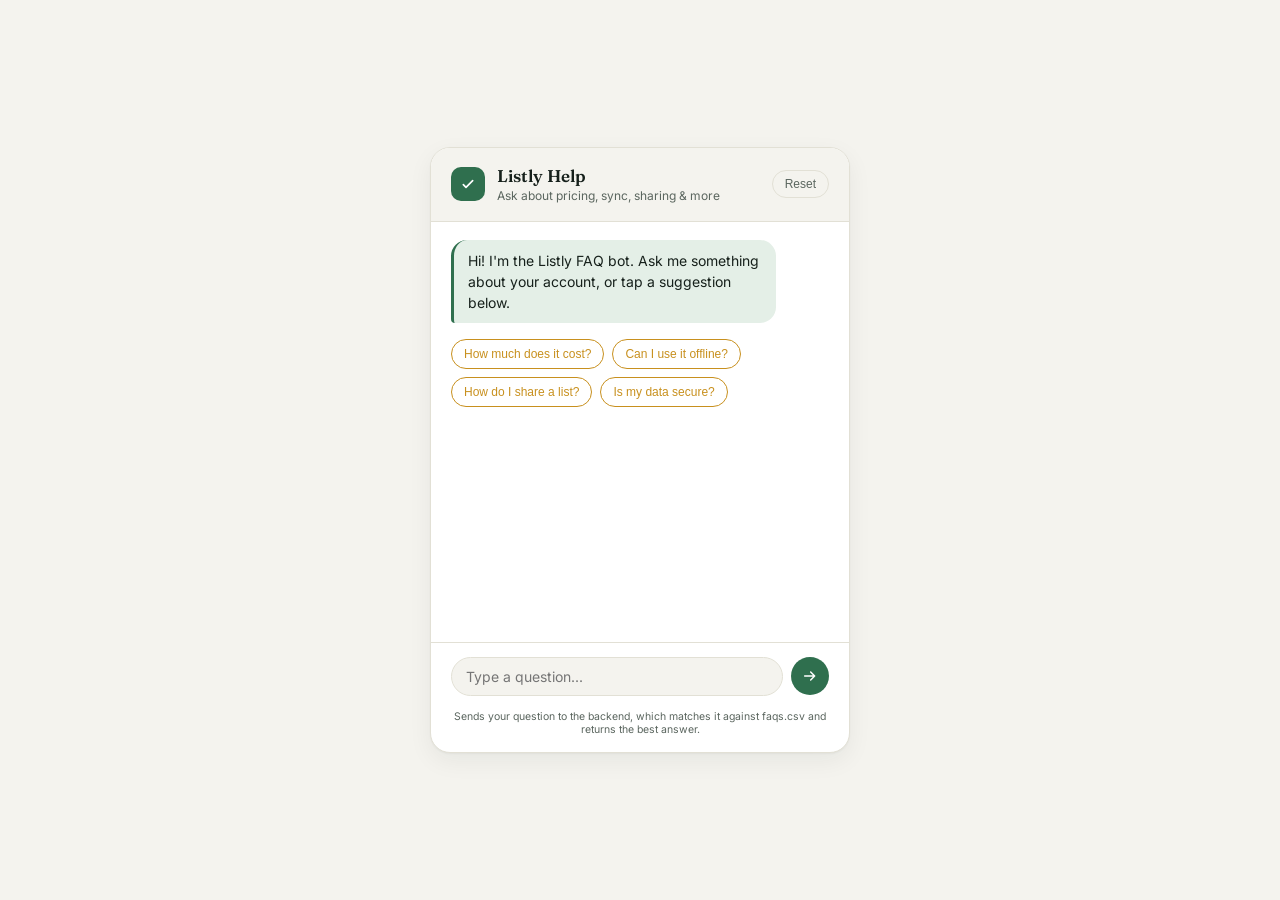
<file: FAQ/frontend/index.html>
<!DOCTYPE html>
<html lang="en">
<head>
<meta charset="UTF-8">
<meta name="viewport" content="width=device-width, initial-scale=1.0">
<title>Listly Help — FAQ Chatbot</title>
<link rel="stylesheet" href="style.css">
</head>
<body>

  <div class="lc-card">
    <div class="lc-header">
      <div class="lc-brand">
        <span class="lc-badge">
          <svg width="16" height="16" viewBox="0 0 24 24" fill="none">
            <path d="M5 13l4 4L19 7" stroke="white" stroke-width="2.5" stroke-linecap="round" stroke-linejoin="round" />
          </svg>
        </span>
        <div>
          <div class="lc-title">Listly Help</div>
          <div class="lc-subtitle">Ask about pricing, sync, sharing &amp; more</div>
        </div>
      </div>
      <button class="lc-reset" id="resetBtn" type="button">Reset</button>
    </div>

    <div class="lc-messages" id="messages">
      <!-- messages get appended here by script.js -->
    </div>

    <form class="lc-inputRow" id="chatForm">
      <input class="lc-input" id="chatInput" type="text" placeholder="Type a question..." autocomplete="off">
      <button class="lc-send" type="submit" aria-label="Send">
        <svg width="16" height="16" viewBox="0 0 24 24" fill="none">
          <path d="M4 12h15M13 6l6 6-6 6" stroke="white" stroke-width="2.2" stroke-linecap="round" stroke-linejoin="round" />
        </svg>
      </button>
    </form>

    <div class="lc-footnote">
      Sends your question to the backend, which matches it against faqs.csv and returns the best answer.
    </div>
  </div>

  <script src="script.js"></script>
</body>
</html>
</file>
<file: FAQ/frontend/style.css>
@import url('https://fonts.googleapis.com/css2?family=Fraunces:wght@600;700&family=Inter:wght@400;500;600&display=swap');

:root {
  --ink: #16201B;
  --ink-soft: #5B665F;
  --paper: #F4F3EE;
  --panel: #FFFFFF;
  --green: #2F6F4E;
  --green-light: #E4EFE7;
  --mustard: #C8901E;
  --border: #E2E0D5;
}

* { box-sizing: border-box; }

body {
  margin: 0;
  min-height: 100vh;
  display: flex;
  align-items: center;
  justify-content: center;
  background: var(--paper);
  font-family: 'Inter', sans-serif;
  color: var(--ink);
  padding: 24px;
}

.lc-card {
  width: 100%;
  max-width: 420px;
  background: var(--panel);
  border: 1px solid var(--border);
  border-radius: 20px;
  box-shadow: 0 1px 2px rgba(22,32,27,0.04), 0 8px 24px rgba(22,32,27,0.06);
  display: flex;
  flex-direction: column;
  overflow: hidden;
}

.lc-header {
  display: flex;
  align-items: center;
  justify-content: space-between;
  padding: 18px 20px;
  background: var(--paper);
  border-bottom: 1px solid var(--border);
}
.lc-brand { display: flex; align-items: center; gap: 12px; }
.lc-badge {
  width: 34px; height: 34px; border-radius: 10px;
  background: var(--green);
  display: flex; align-items: center; justify-content: center;
  flex-shrink: 0;
}
.lc-title { font-family: 'Fraunces', serif; font-weight: 600; font-size: 17px; line-height: 1.2; }
.lc-subtitle { font-size: 12px; color: var(--ink-soft); margin-top: 2px; }
.lc-reset {
  font-size: 12px; font-weight: 500; color: var(--ink-soft);
  background: transparent; border: 1px solid var(--border);
  border-radius: 999px; padding: 6px 12px; cursor: pointer;
}
.lc-reset:hover { border-color: var(--green); color: var(--green); }

.lc-messages {
  padding: 18px 20px;
  height: 420px;
  overflow-y: auto;
  display: flex;
  flex-direction: column;
  gap: 14px;
}

.lc-row { display: flex; flex-direction: column; max-width: 86%; }
.lc-row-user { align-self: flex-end; align-items: flex-end; }
.lc-row-bot { align-self: flex-start; align-items: flex-start; }
.lc-bubble { padding: 10px 14px; font-size: 14px; line-height: 1.5; }
.lc-bubble-user {
  background: var(--ink); color: #FFF;
  border-radius: 16px 16px 4px 16px;
}
.lc-bubble-bot {
  background: var(--green-light); color: var(--ink);
  border-radius: 16px 16px 16px 4px;
  border-left: 3px solid var(--green);
}
.lc-meta { font-size: 11px; color: var(--ink-soft); margin-top: 4px; padding: 0 4px; }

.lc-typing { display: flex; gap: 4px; align-items: center; padding: 13px 14px; }
.lc-dot {
  width: 6px; height: 6px; border-radius: 50%;
  background: var(--green); opacity: 0.5;
  animation: lc-bounce 1s infinite ease-in-out;
}
.lc-dot:nth-child(2) { animation-delay: 0.15s; }
.lc-dot:nth-child(3) { animation-delay: 0.3s; }
@keyframes lc-bounce {
  0%, 60%, 100% { transform: translateY(0); opacity: 0.5; }
  30% { transform: translateY(-3px); opacity: 1; }
}

.lc-suggestions { display: flex; flex-wrap: wrap; gap: 8px; padding-top: 2px; }
.lc-chip {
  font-size: 12px; font-weight: 500; color: var(--mustard);
  background: transparent; border: 1px solid var(--mustard);
  border-radius: 999px; padding: 7px 12px; cursor: pointer;
}
.lc-chip:hover { background: var(--mustard); color: #FFF; }

.lc-inputRow {
  display: flex; gap: 8px; padding: 14px 20px;
  border-top: 1px solid var(--border);
  margin: 0;
}
.lc-input {
  flex: 1; font-family: 'Inter', sans-serif; font-size: 14px;
  padding: 10px 14px; border: 1px solid var(--border);
  border-radius: 999px; outline: none; color: var(--ink);
  background: var(--paper);
}
.lc-input:focus { border-color: var(--green); }
.lc-send {
  width: 38px; height: 38px; border-radius: 50%; flex-shrink: 0;
  background: var(--green); border: none; cursor: pointer;
  display: flex; align-items: center; justify-content: center;
}
.lc-send:hover { background: #275C40; }

.lc-footnote {
  font-size: 10.5px; color: var(--ink-soft);
  text-align: center; padding: 0 20px 16px;
}
</file>
